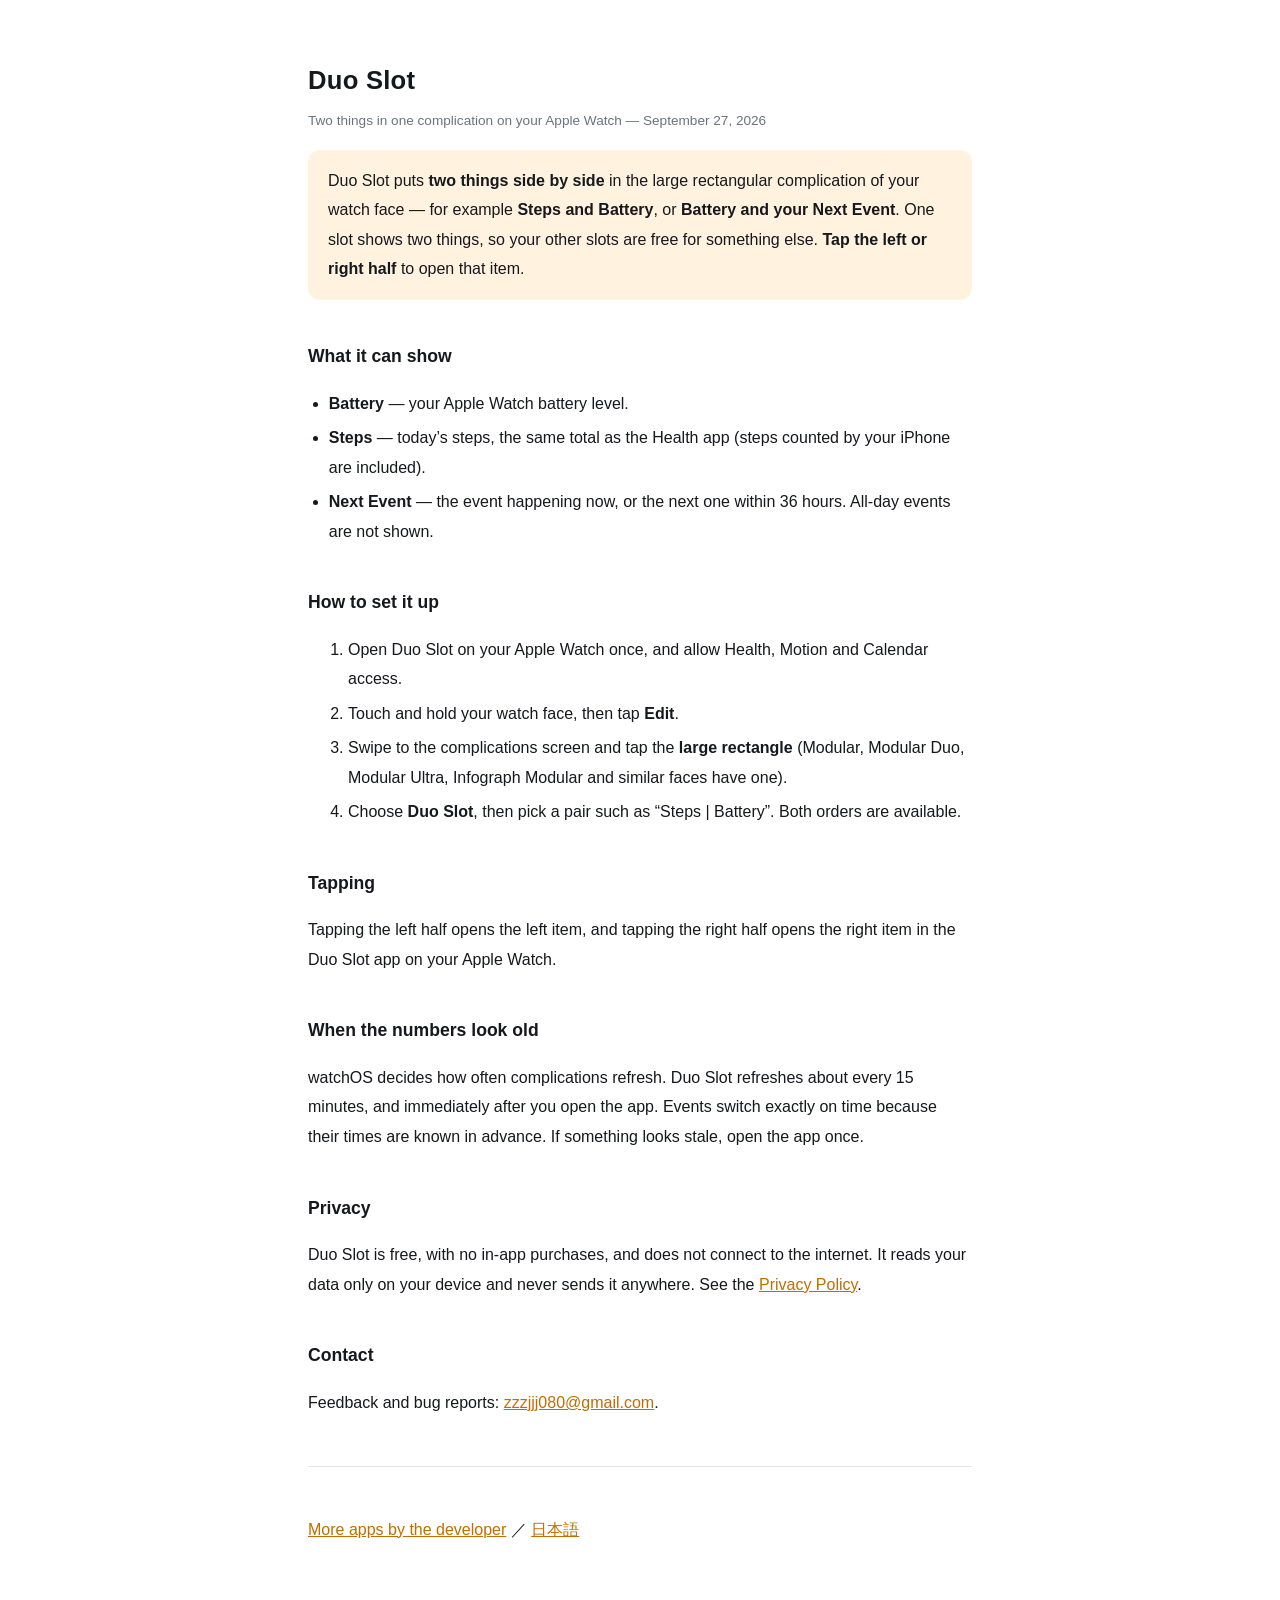
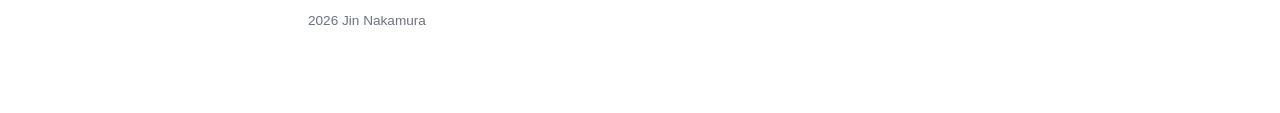
<file: docs/index.html>
<!doctype html>
<html lang="en">
<head>
<meta charset="utf-8">
<meta name="viewport" content="width=device-width,initial-scale=1">
<title>Duo Slot — Support</title>
<link rel="stylesheet" href="style.css">
</head>
<body>

<h1>Duo Slot</h1>
<p class="updated">Two things in one complication on your Apple Watch — September 27, 2026</p>

<p class="lead">
  Duo Slot puts <strong>two things side by side</strong> in the large rectangular complication of your watch face —
  for example <strong>Steps and Battery</strong>, or <strong>Battery and your Next Event</strong>.
  One slot shows two things, so your other slots are free for something else.
  <strong>Tap the left or right half</strong> to open that item.
</p>

<h2>What it can show</h2>
<ul>
  <li><strong>Battery</strong> — your Apple Watch battery level.</li>
  <li><strong>Steps</strong> — today’s steps, the same total as the Health app (steps counted by your iPhone are included).</li>
  <li><strong>Next Event</strong> — the event happening now, or the next one within 36 hours. All-day events are not shown.</li>
</ul>

<h2>How to set it up</h2>
<ol>
  <li>Open Duo Slot on your Apple Watch once, and allow Health, Motion and Calendar access.</li>
  <li>Touch and hold your watch face, then tap <strong>Edit</strong>.</li>
  <li>Swipe to the complications screen and tap the <strong>large rectangle</strong>
      (Modular, Modular Duo, Modular Ultra, Infograph Modular and similar faces have one).</li>
  <li>Choose <strong>Duo Slot</strong>, then pick a pair such as “Steps | Battery”. Both orders are available.</li>
</ol>

<h2>Tapping</h2>
<p>
  Tapping the left half opens the left item, and tapping the right half opens the right item in the Duo Slot app on your Apple Watch.
</p>

<h2>When the numbers look old</h2>
<p>
  watchOS decides how often complications refresh. Duo Slot refreshes about every 15 minutes, and immediately after you open the app.
  Events switch exactly on time because their times are known in advance.
  If something looks stale, open the app once.
</p>

<h2>Privacy</h2>
<p>Duo Slot is free, with no in-app purchases, and does not connect to the internet. It reads your data only on your device and never sends it anywhere. See the <a href="privacy.html">Privacy Policy</a>.</p>

<h2>Contact</h2>
<p>Feedback and bug reports: <a href="mailto:zzzjjj080@gmail.com">zzzjjj080@gmail.com</a>.</p>

<hr>
<p><a href="https://apps.apple.com/jp/developer/jin-nakamura/id6802013586">More apps by the developer</a> ／ <a href="ja/">日本語</a></p>
<footer>2026 Jin Nakamura</footer>
</body>
</html>
</file>
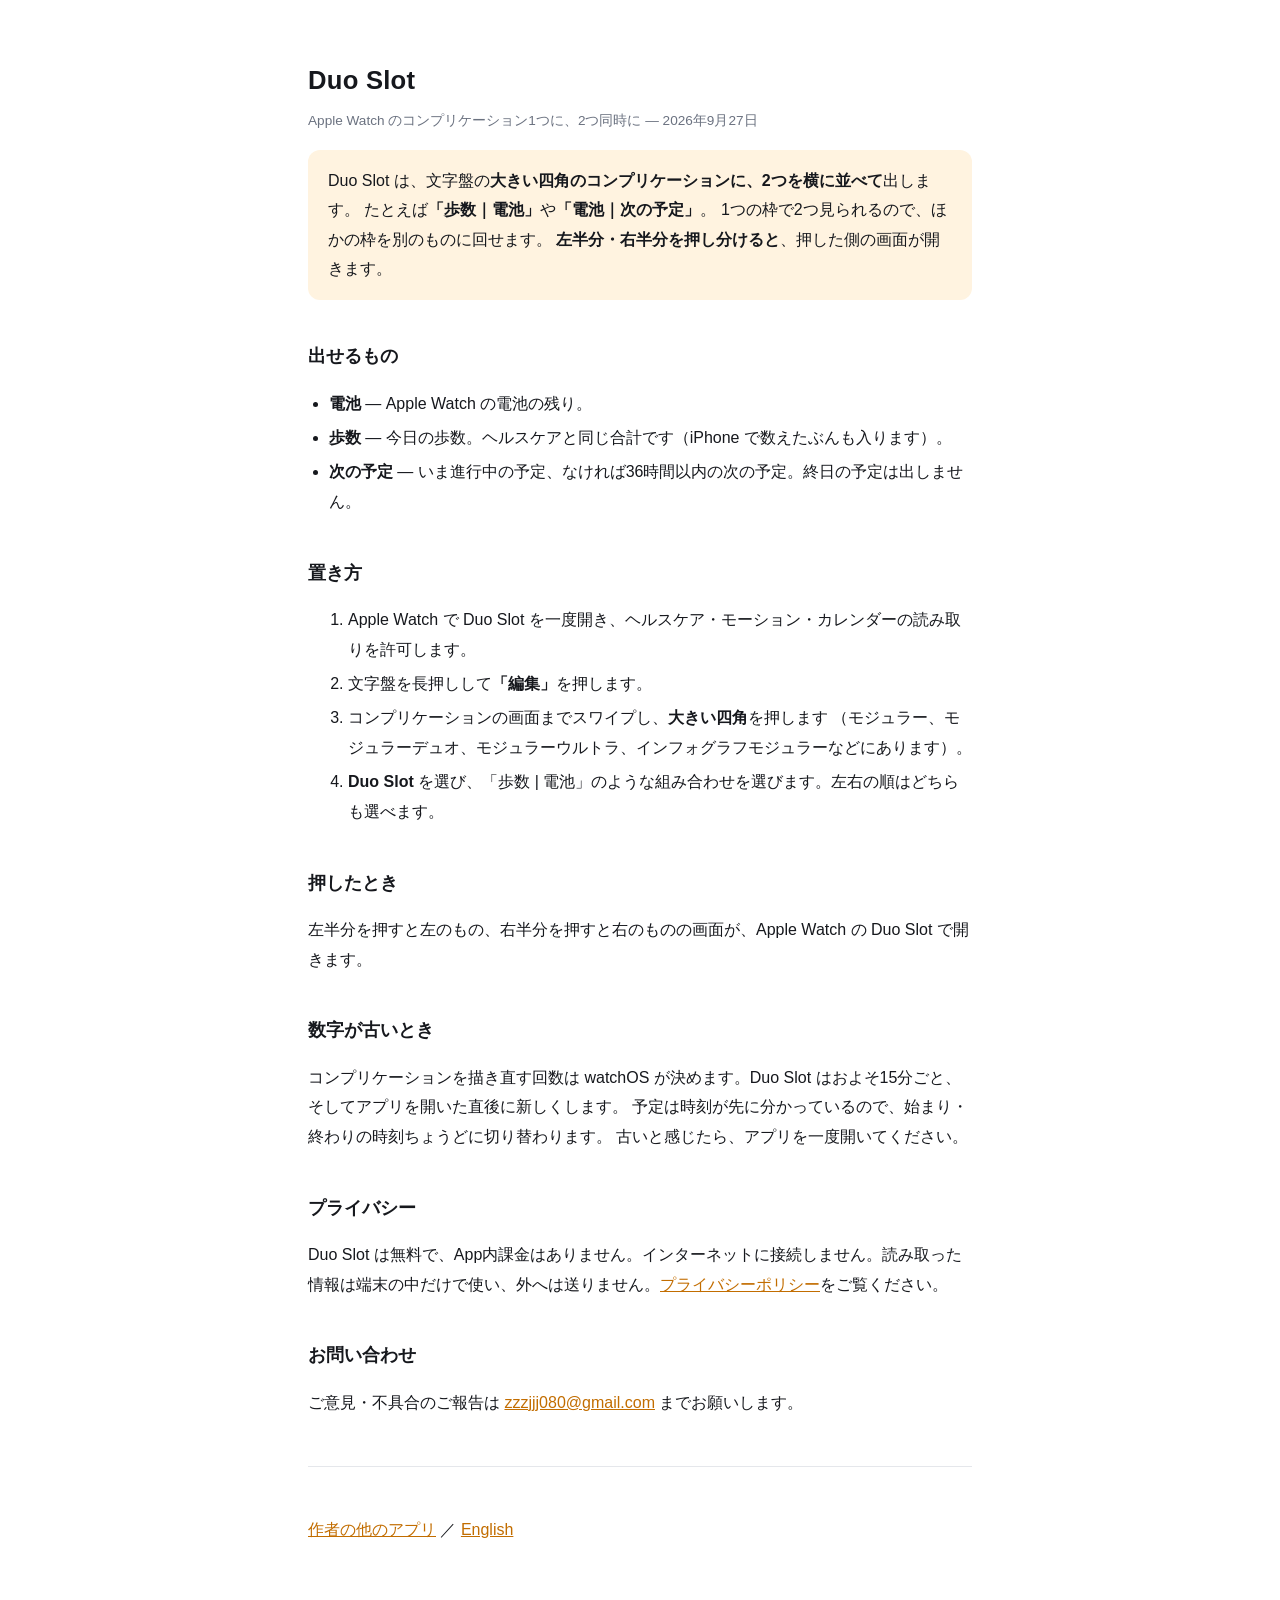
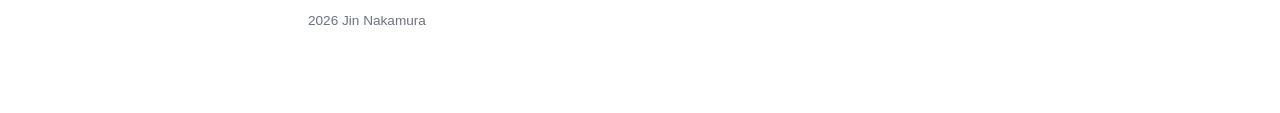
<file: docs/ja/index.html>
<!doctype html>
<html lang="ja">
<head>
<meta charset="utf-8">
<meta name="viewport" content="width=device-width,initial-scale=1">
<title>Duo Slot — サポート</title>
<link rel="stylesheet" href="../style.css">
</head>
<body>

<h1>Duo Slot</h1>
<p class="updated">Apple Watch のコンプリケーション1つに、2つ同時に — 2026年9月27日</p>

<p class="lead">
  Duo Slot は、文字盤の<strong>大きい四角のコンプリケーションに、2つを横に並べて</strong>出します。
  たとえば<strong>「歩数｜電池」</strong>や<strong>「電池｜次の予定」</strong>。
  1つの枠で2つ見られるので、ほかの枠を別のものに回せます。
  <strong>左半分・右半分を押し分けると</strong>、押した側の画面が開きます。
</p>

<h2>出せるもの</h2>
<ul>
  <li><strong>電池</strong> — Apple Watch の電池の残り。</li>
  <li><strong>歩数</strong> — 今日の歩数。ヘルスケアと同じ合計です（iPhone で数えたぶんも入ります）。</li>
  <li><strong>次の予定</strong> — いま進行中の予定、なければ36時間以内の次の予定。終日の予定は出しません。</li>
</ul>

<h2>置き方</h2>
<ol>
  <li>Apple Watch で Duo Slot を一度開き、ヘルスケア・モーション・カレンダーの読み取りを許可します。</li>
  <li>文字盤を長押しして<strong>「編集」</strong>を押します。</li>
  <li>コンプリケーションの画面までスワイプし、<strong>大きい四角</strong>を押します
      （モジュラー、モジュラーデュオ、モジュラーウルトラ、インフォグラフモジュラーなどにあります）。</li>
  <li><strong>Duo Slot</strong> を選び、「歩数 | 電池」のような組み合わせを選びます。左右の順はどちらも選べます。</li>
</ol>

<h2>押したとき</h2>
<p>左半分を押すと左のもの、右半分を押すと右のものの画面が、Apple Watch の Duo Slot で開きます。</p>

<h2>数字が古いとき</h2>
<p>
  コンプリケーションを描き直す回数は watchOS が決めます。Duo Slot はおよそ15分ごと、そしてアプリを開いた直後に新しくします。
  予定は時刻が先に分かっているので、始まり・終わりの時刻ちょうどに切り替わります。
  古いと感じたら、アプリを一度開いてください。
</p>

<h2>プライバシー</h2>
<p>Duo Slot は無料で、App内課金はありません。インターネットに接続しません。読み取った情報は端末の中だけで使い、外へは送りません。<a href="privacy.html">プライバシーポリシー</a>をご覧ください。</p>

<h2>お問い合わせ</h2>
<p>ご意見・不具合のご報告は <a href="mailto:zzzjjj080@gmail.com">zzzjjj080@gmail.com</a> までお願いします。</p>

<hr>
<p><a href="https://apps.apple.com/jp/developer/jin-nakamura/id6802013586">作者の他のアプリ</a> ／ <a href="../">English</a></p>
<footer>2026 Jin Nakamura</footer>
</body>
</html>
</file>
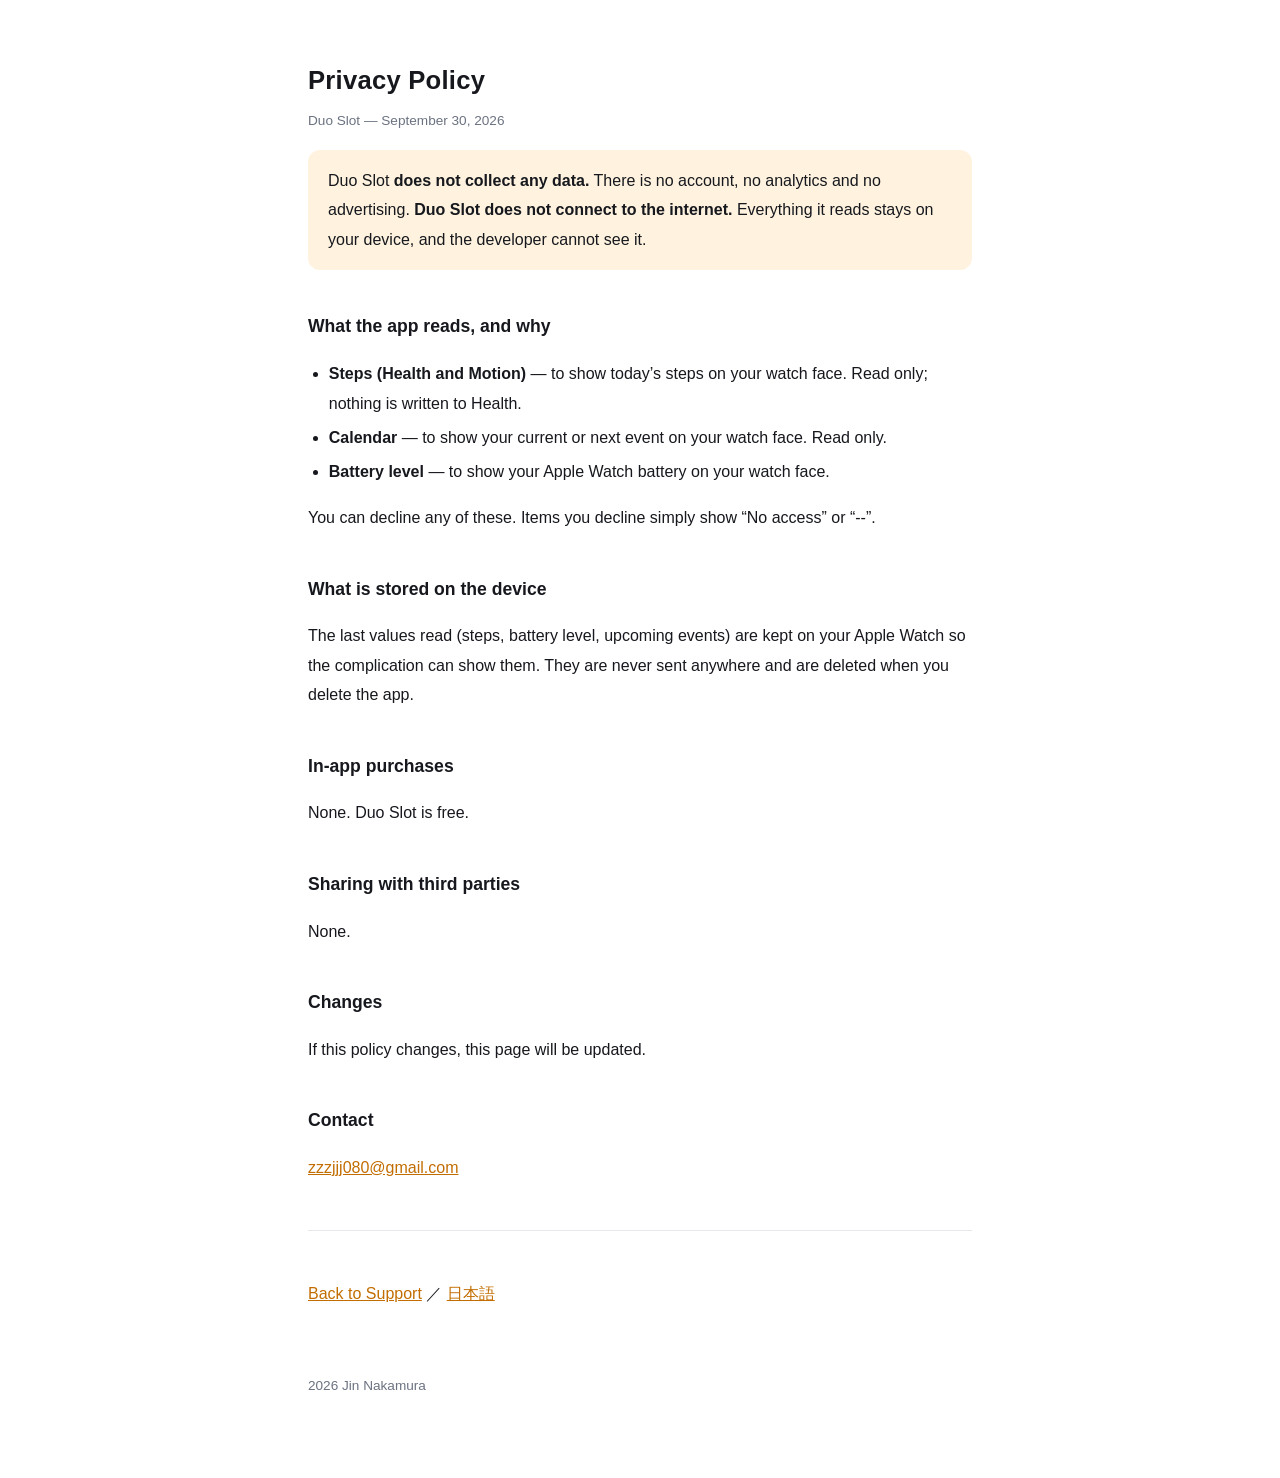
<file: docs/privacy.html>
<!doctype html>
<html lang="en">
<head>
<meta charset="utf-8">
<meta name="viewport" content="width=device-width,initial-scale=1">
<title>Duo Slot — Privacy Policy</title>
<link rel="stylesheet" href="style.css">
</head>
<body>
<h1>Privacy Policy</h1>
<p class="updated">Duo Slot — September 30, 2026</p>
<p class="lead">
  Duo Slot <strong>does not collect any data.</strong> There is no account, no analytics and no advertising.
  <strong>Duo Slot does not connect to the internet.</strong>
  Everything it reads stays on your device, and the developer cannot see it.
</p>
<h2>What the app reads, and why</h2>
<ul>
  <li><strong>Steps (Health and Motion)</strong> — to show today’s steps on your watch face. Read only; nothing is written to Health.</li>
  <li><strong>Calendar</strong> — to show your current or next event on your watch face. Read only.</li>
  <li><strong>Battery level</strong> — to show your Apple Watch battery on your watch face.</li>
</ul>
<p>You can decline any of these. Items you decline simply show “No access” or “--”.</p>
<h2>What is stored on the device</h2>
<p>
  The last values read (steps, battery level, upcoming events) are kept on your Apple Watch so the complication can show them.
  They are never sent anywhere and are deleted when you delete the app.
</p>
<h2>In-app purchases</h2>
<p>None. Duo Slot is free.</p>
<h2>Sharing with third parties</h2>
<p>None.</p>
<h2>Changes</h2>
<p>If this policy changes, this page will be updated.</p>
<h2>Contact</h2>
<p><a href="mailto:zzzjjj080@gmail.com">zzzjjj080@gmail.com</a></p>
<hr>
<p><a href="./">Back to Support</a> ／ <a href="ja/privacy.html">日本語</a></p>
<footer>2026 Jin Nakamura</footer>
</body>
</html>
</file>
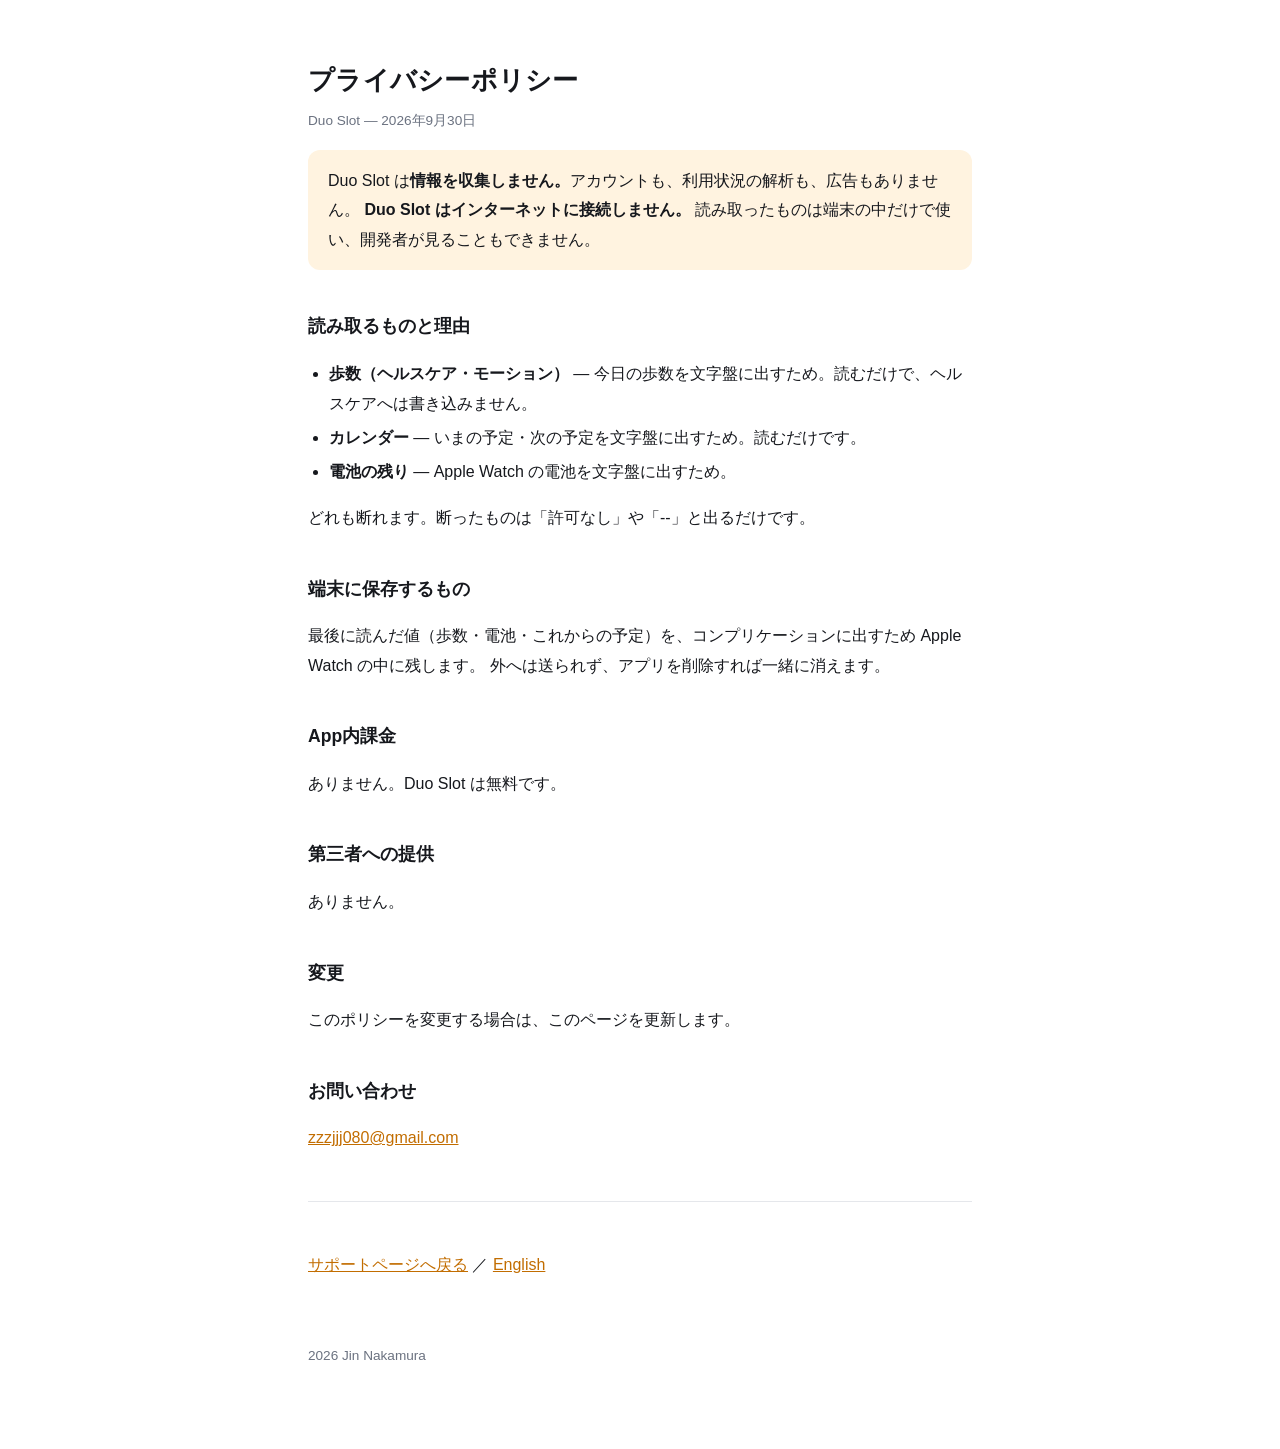
<file: docs/ja/privacy.html>
<!doctype html>
<html lang="ja">
<head>
<meta charset="utf-8">
<meta name="viewport" content="width=device-width,initial-scale=1">
<title>Duo Slot — プライバシーポリシー</title>
<link rel="stylesheet" href="../style.css">
</head>
<body>
<h1>プライバシーポリシー</h1>
<p class="updated">Duo Slot — 2026年9月30日</p>
<p class="lead">
  Duo Slot は<strong>情報を収集しません。</strong>アカウントも、利用状況の解析も、広告もありません。
  <strong>Duo Slot はインターネットに接続しません。</strong>
  読み取ったものは端末の中だけで使い、開発者が見ることもできません。
</p>
<h2>読み取るものと理由</h2>
<ul>
  <li><strong>歩数（ヘルスケア・モーション）</strong> — 今日の歩数を文字盤に出すため。読むだけで、ヘルスケアへは書き込みません。</li>
  <li><strong>カレンダー</strong> — いまの予定・次の予定を文字盤に出すため。読むだけです。</li>
  <li><strong>電池の残り</strong> — Apple Watch の電池を文字盤に出すため。</li>
</ul>
<p>どれも断れます。断ったものは「許可なし」や「--」と出るだけです。</p>
<h2>端末に保存するもの</h2>
<p>
  最後に読んだ値（歩数・電池・これからの予定）を、コンプリケーションに出すため Apple Watch の中に残します。
  外へは送られず、アプリを削除すれば一緒に消えます。
</p>
<h2>App内課金</h2>
<p>ありません。Duo Slot は無料です。</p>
<h2>第三者への提供</h2>
<p>ありません。</p>
<h2>変更</h2>
<p>このポリシーを変更する場合は、このページを更新します。</p>
<h2>お問い合わせ</h2>
<p><a href="mailto:zzzjjj080@gmail.com">zzzjjj080@gmail.com</a></p>
<hr>
<p><a href="./">サポートページへ戻る</a> ／ <a href="../privacy.html">English</a></p>
<footer>2026 Jin Nakamura</footer>
</body>
</html>
</file>
<file: docs/style.css>
:root { color-scheme: light dark; }
* { box-sizing: border-box; }
body {
  margin: 0 auto; padding: 2.5rem 1.25rem 5rem; max-width: 44rem;
  font-family: -apple-system, BlinkMacSystemFont, "Hiragino Sans", "Noto Sans JP", sans-serif;
  line-height: 1.85; color: #16181d; background: #ffffff;
  font-size: 16px;
}
@media (prefers-color-scheme: dark) { body { color: #e6e8ec; background: #101216; } }
h1 { font-size: 1.6rem; margin-bottom: .25rem; letter-spacing: .01em; }
h2 { font-size: 1.1rem; margin-top: 2.5rem; }
h3 { font-size: .98rem; margin-top: 1.75rem; }
.updated { color: #6b7280; font-size: .85rem; margin-top: 0; }
@media (prefers-color-scheme: dark) { .updated { color: #8b94a5; } }
a { color: #c26d00; }
@media (prefers-color-scheme: dark) { a { color: #ff9f0a; } }
hr { border: none; border-top: 1px solid #e5e7eb; margin: 3rem 0; }
@media (prefers-color-scheme: dark) { hr { border-top-color: #262c36; } }
.lead { background: #fff3e0; padding: 1rem 1.25rem; border-radius: .75rem; }
@media (prefers-color-scheme: dark) { .lead { background: #2a1c08; } }
.note { background: #fff7ed; padding: 1rem 1.25rem; border-radius: .75rem; border: 1px solid #fed7aa; }
@media (prefers-color-scheme: dark) { .note { background: #26190f; border-color: #5a3b1c; } }
ul { padding-left: 1.3rem; }
li { margin: .3rem 0; }
code { background: #f1f3f7; padding: .1rem .35rem; border-radius: .3rem; font-size: .9em; }
@media (prefers-color-scheme: dark) { code { background: #1c2028; } }
footer { margin-top: 4rem; font-size: .85rem; color: #6b7280; }
@media (prefers-color-scheme: dark) { footer { color: #8b94a5; } }
</file>
